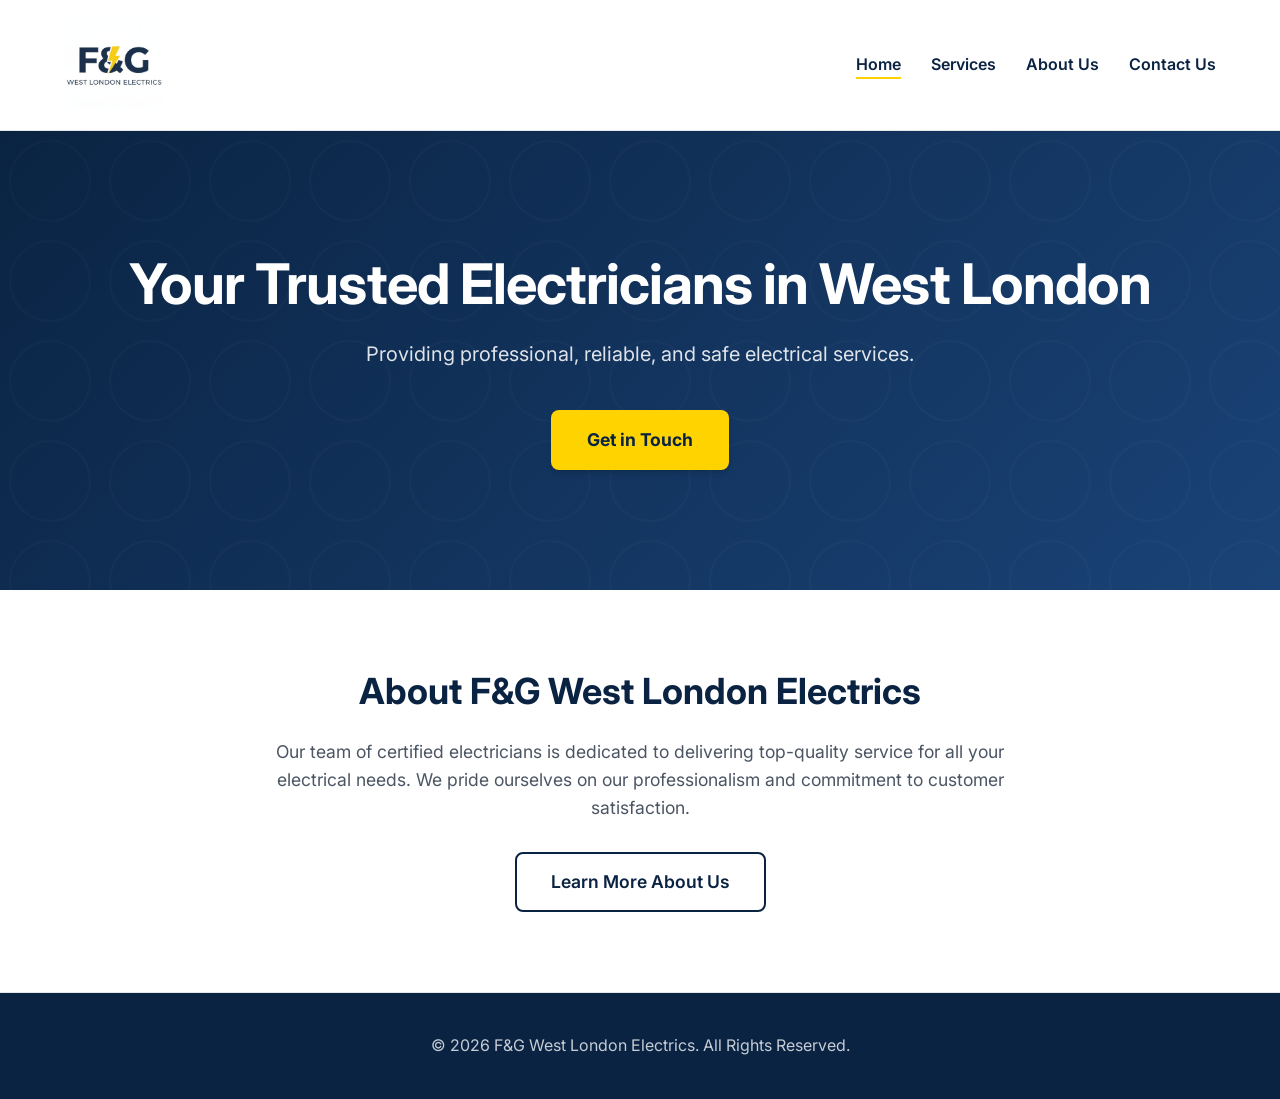
<file: index.html>
<!DOCTYPE html>
<html lang="en">
<head>
    <meta charset="UTF-8">
    <meta name="viewport" content="width=device-width, initial-scale=1.0">
    <title>F&G West London Electrics - Home</title>
    <link rel="stylesheet" href="style.css">
    <link rel="icon" type="image/png" href="input_file_0.png">
</head>
<body>
    <header>
        <div class="container">
            <div class="logo">
                <a href="index.html">
                    <img src="input_file_0.png" alt="F&G West London Electrics Logo">
                </a>
            </div>
            <nav>
                <ul>
                    <li><a href="index.html" class="active">Home</a></li>
                    <li><a href="services.html">Services</a></li>
                    <li><a href="about.html">About Us</a></li>
                    <li><a href="contact.html">Contact Us</a></li>
                </ul>
            </nav>
        </div>
    </header>

    <section class="hero">
        <div class="container">
            <h2>Your Trusted Electricians in West London</h2>
            <p>Providing professional, reliable, and safe electrical services.</p>
            <a href="contact.html" class="cta-button">Get in Touch</a>
        </div>
    </section>

    <section class="about-preview">
        <div class="container">
            <h3>About F&G West London Electrics</h3>
            <p>Our team of certified electricians is dedicated to delivering top-quality service for all your electrical needs. We pride ourselves on our professionalism and commitment to customer satisfaction.</p>
            <a href="about.html" class="secondary-button">Learn More About Us</a>
        </div>
    </section>

    <footer>
        <div class="container">
            <p>&copy; 2026 F&G West London Electrics. All Rights Reserved.</p>
        </div>
    </footer>
</body>
</html>
</file>
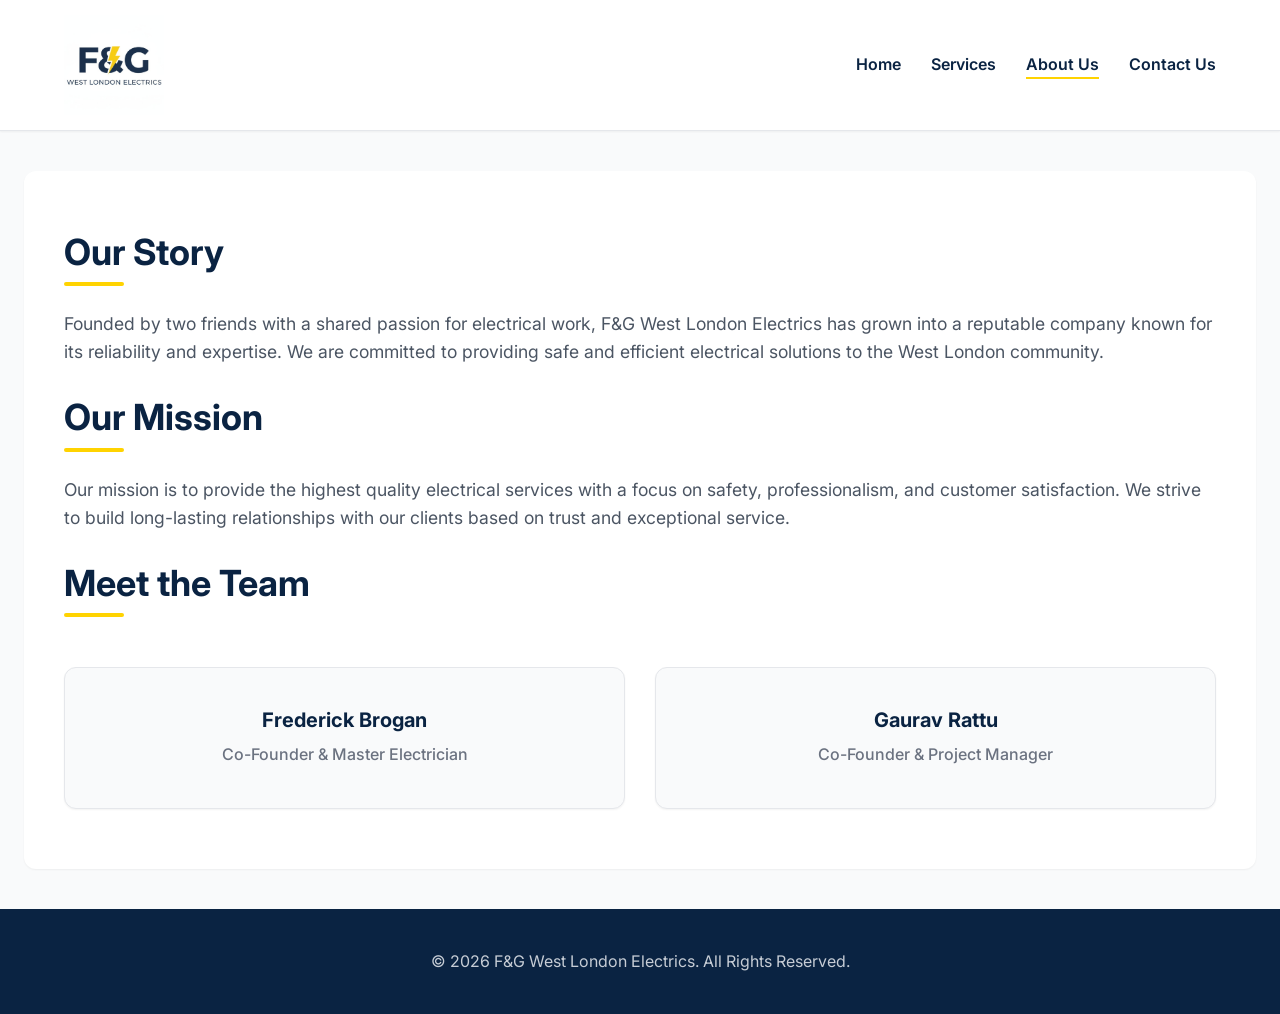
<file: about.html>
<!DOCTYPE html>
<html lang="en">
<head>
    <meta charset="UTF-8">
    <meta name="viewport" content="width=device-width, initial-scale=1.0">
    <title>About Us - F&G West London Electrics</title>
    <link rel="stylesheet" href="style.css">
    <link rel="icon" type="image/png" href="input_file_0.png">
</head>
<body>
    <header>
        <div class="container">
            <div class="logo">
                <a href="index.html">
                    <img src="input_file_0.png" alt="F&G West London Electrics Logo">
                </a>
            </div>
            <nav>
                <ul>
                    <li><a href="index.html">Home</a></li>
                    <li><a href="services.html">Services</a></li>
                    <li><a href="about.html" class="active">About Us</a></li>
                    <li><a href="contact.html">Contact Us</a></li>
                </ul>
            </nav>
        </div>
    </header>

    <section class="main-content container">
        <h2>Our Story</h2>
        <p>Founded by two friends with a shared passion for electrical work, F&G West London Electrics has grown into a reputable company known for its reliability and expertise. We are committed to providing safe and efficient electrical solutions to the West London community.</p>

        <h2>Our Mission</h2>
        <p>Our mission is to provide the highest quality electrical services with a focus on safety, professionalism, and customer satisfaction. We strive to build long-lasting relationships with our clients based on trust and exceptional service.</p>

        <h2>Meet the Team</h2>
        <div class="team-members">
            <div class="team-member">
                <h3>Frederick Brogan</h3>
                <p>Co-Founder & Master Electrician</p>
            </div>
            <div class="team-member">
                <h3>Gaurav Rattu</h3>
                <p>Co-Founder & Project Manager</p>
            </div>
        </div>
    </section>

    <footer>
        <div class="container">
            <p>&copy; 2026 F&G West London Electrics. All Rights Reserved.</p>
        </div>
    </footer>
</body>
</html>
</file>
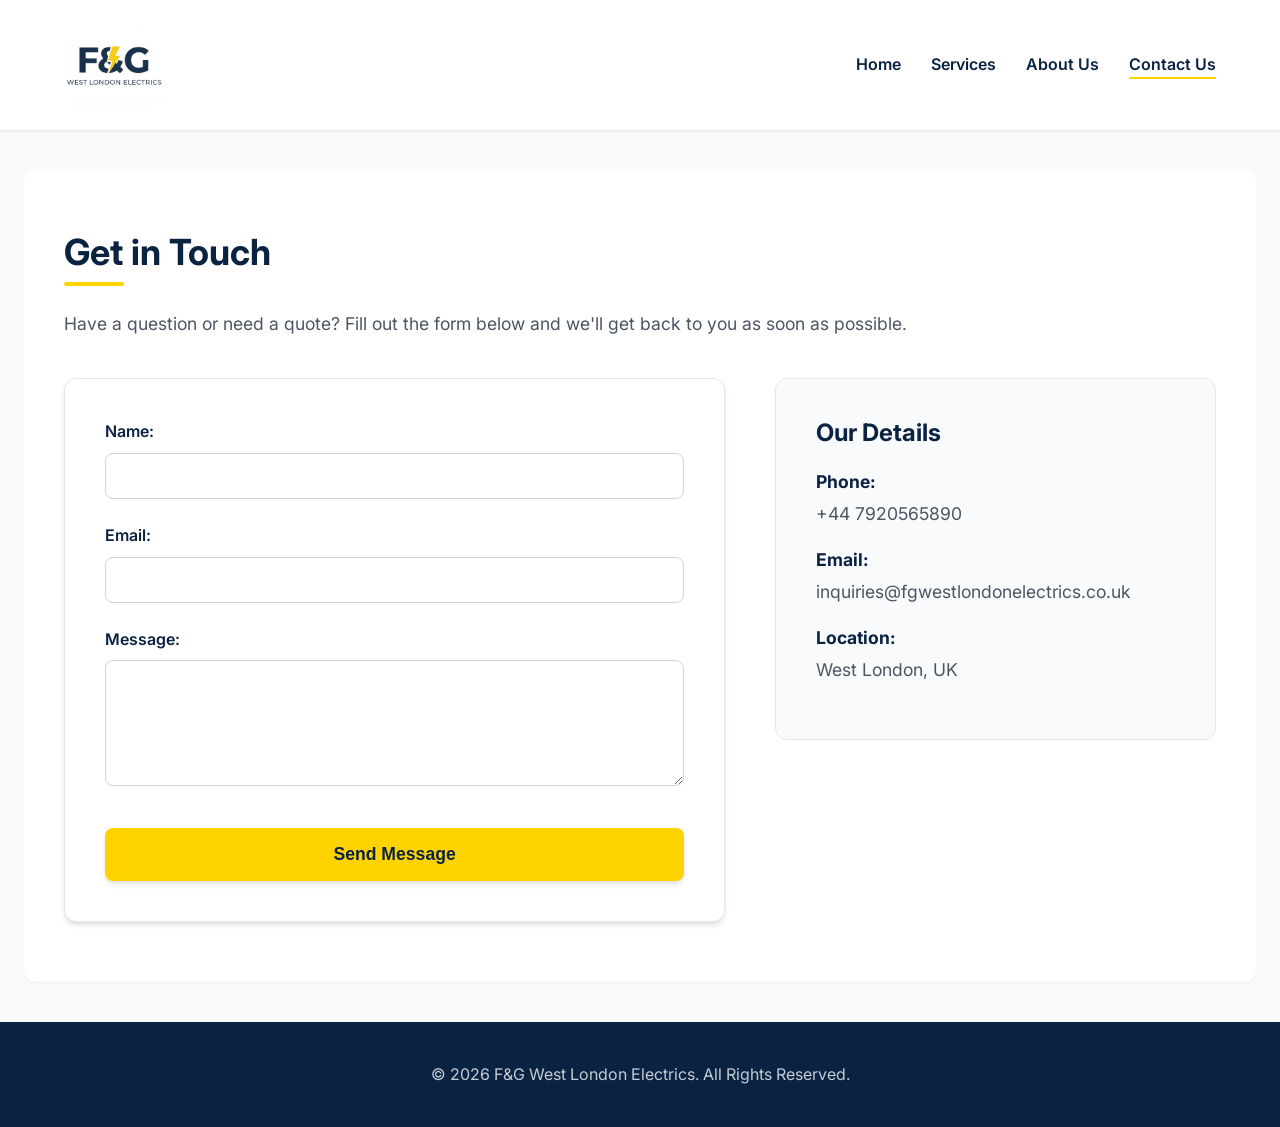
<file: contact.html>
<!DOCTYPE html>
<html lang="en">
<head>
    <meta charset="UTF-8">
    <meta name="viewport" content="width=device-width, initial-scale=1.0">
    <title>Contact Us - F&G West London Electrics</title>
    <link rel="stylesheet" href="style.css">
    <link rel="icon" type="image/png" href="input_file_0.png">
</head>
<body>
    <header>
        <div class="container">
            <div class="logo">
                <a href="index.html">
                    <img src="input_file_0.png" alt="F&G West London Electrics Logo">
                </a>
            </div>
            <nav>
                <ul>
                    <li><a href="index.html">Home</a></li>
                    <li><a href="services.html">Services</a></li>
                    <li><a href="about.html">About Us</a></li>
                    <li><a href="contact.html" class="active">Contact Us</a></li>
                </ul>
            </nav>
        </div>
    </header>

    <section class="main-content container">
        <h2>Get in Touch</h2>
        <p>Have a question or need a quote? Fill out the form below and we'll get back to you as soon as possible.</p>
        
        <div class="contact-layout">
            <form id="contact-form" name="contact" method="POST" data-netlify="true">
                <label for="name">Name:</label>
                <input type="text" id="name" name="name" required>

                <label for="email">Email:</label>
                <input type="email" id="email" name="email" required>

                <label for="message">Message:</label>
                <textarea id="message" name="message" rows="5" required></textarea>

                <button type="submit" class="cta-button">Send Message</button>
            </form>

            <div class="contact-info">
                <h3>Our Details</h3>
                <p><strong>Phone:</strong> +44 7920565890</p>
                <p><strong>Email:</strong> inquiries@fgwestlondonelectrics.co.uk</p>
                <p><strong>Location:</strong> West London, UK</p>
            </div>
        </div>
    </section>

    <footer>
        <div class="container">
            <p>&copy; 2026 F&G West London Electrics. All Rights Reserved.</p>
        </div>
    </footer>
</body>
</html>
</file>
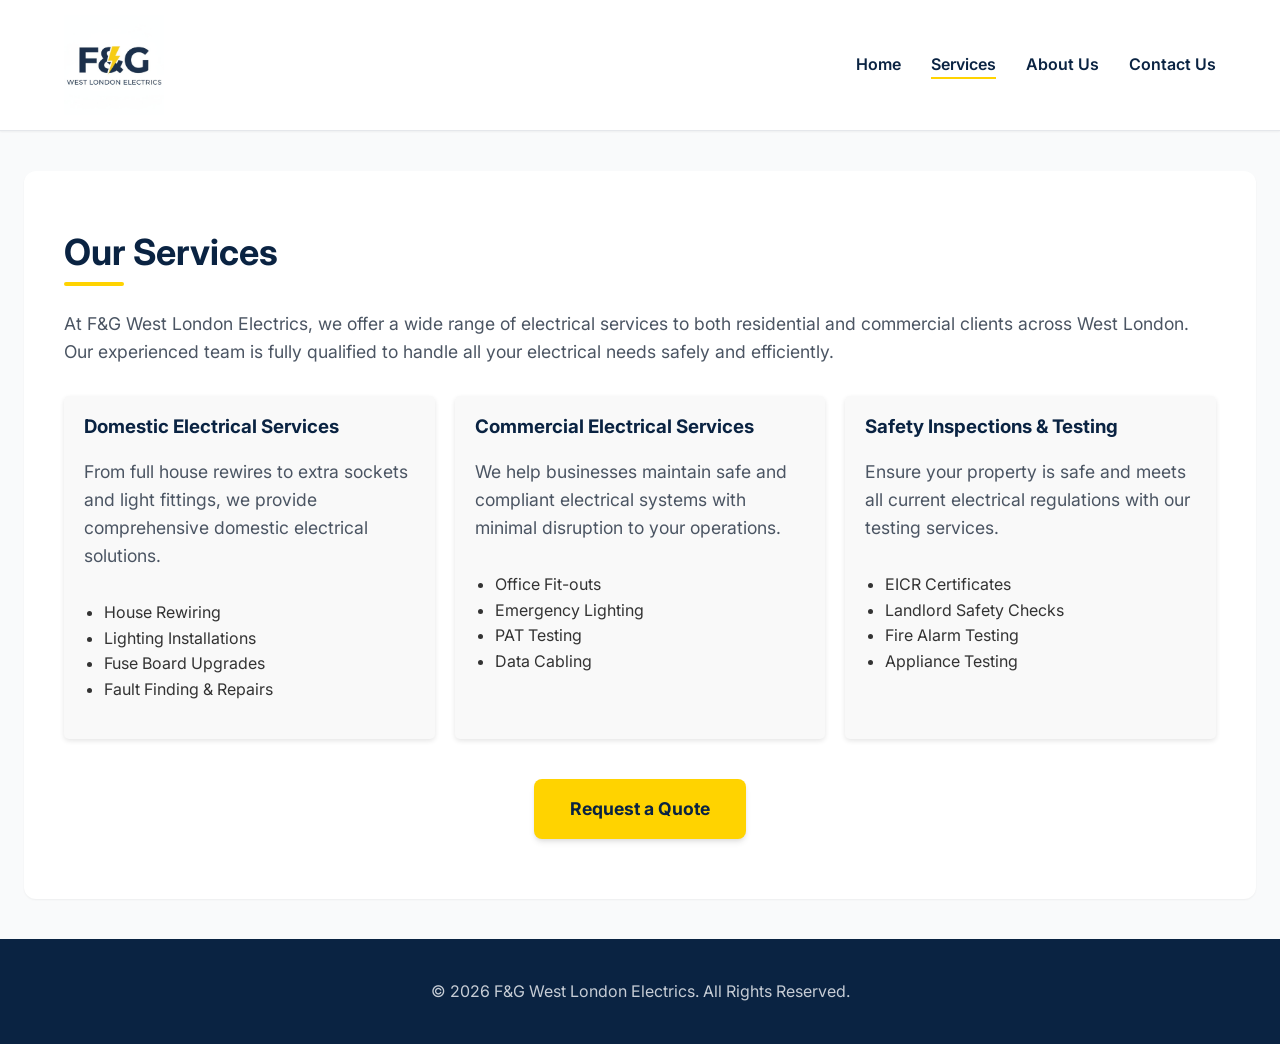
<file: services.html>
<!DOCTYPE html>
<html lang="en">
<head>
    <meta charset="UTF-8">
    <meta name="viewport" content="width=device-width, initial-scale=1.0">
    <title>Services - F&G West London Electrics</title>
    <link rel="stylesheet" href="style.css">
    <link rel="icon" type="image/png" href="input_file_0.png">
</head>
<body>
    <header>
        <div class="container">
            <div class="logo">
                <a href="index.html">
                    <img src="input_file_0.png" alt="F&G West London Electrics Logo">
                </a>
            </div>
            <nav>
                <ul>
                    <li><a href="index.html">Home</a></li>
                    <li><a href="services.html" class="active">Services</a></li>
                    <li><a href="about.html">About Us</a></li>
                    <li><a href="contact.html">Contact Us</a></li>
                </ul>
            </nav>
        </div>
    </header>

    <section class="main-content container">
        <h2>Our Services</h2>
        <p>At F&G West London Electrics, we offer a wide range of electrical services to both residential and commercial clients across West London. Our experienced team is fully qualified to handle all your electrical needs safely and efficiently.</p>
        
        <div class="services-list" style="display: grid; grid-template-columns: repeat(auto-fit, minmax(300px, 1fr)); gap: 20px; margin-top: 30px;">
            <div class="service-card" style="background: #f9f9f9; padding: 20px; border-radius: 5px; box-shadow: 0 2px 5px rgba(0,0,0,0.1);">
                <h3>Domestic Electrical Services</h3>
                <p>From full house rewires to extra sockets and light fittings, we provide comprehensive domestic electrical solutions.</p>
                <ul style="margin-top: 10px; padding-left: 20px;">
                    <li>House Rewiring</li>
                    <li>Lighting Installations</li>
                    <li>Fuse Board Upgrades</li>
                    <li>Fault Finding & Repairs</li>
                </ul>
            </div>
            
            <div class="service-card" style="background: #f9f9f9; padding: 20px; border-radius: 5px; box-shadow: 0 2px 5px rgba(0,0,0,0.1);">
                <h3>Commercial Electrical Services</h3>
                <p>We help businesses maintain safe and compliant electrical systems with minimal disruption to your operations.</p>
                <ul style="margin-top: 10px; padding-left: 20px;">
                    <li>Office Fit-outs</li>
                    <li>Emergency Lighting</li>
                    <li>PAT Testing</li>
                    <li>Data Cabling</li>
                </ul>
            </div>

            <div class="service-card" style="background: #f9f9f9; padding: 20px; border-radius: 5px; box-shadow: 0 2px 5px rgba(0,0,0,0.1);">
                <h3>Safety Inspections & Testing</h3>
                <p>Ensure your property is safe and meets all current electrical regulations with our testing services.</p>
                <ul style="margin-top: 10px; padding-left: 20px;">
                    <li>EICR Certificates</li>
                    <li>Landlord Safety Checks</li>
                    <li>Fire Alarm Testing</li>
                    <li>Appliance Testing</li>
                </ul>
            </div>
        </div>
        
        <div style="text-align: center; margin-top: 40px;">
            <a href="contact.html" class="cta-button">Request a Quote</a>
        </div>
    </section>

    <footer>
        <div class="container">
            <p>&copy; 2026 F&G West London Electrics. All Rights Reserved.</p>
        </div>
    </footer>
</body>
</html>
</file>
<file: style.css>
@import url('https://fonts.googleapis.com/css2?family=Inter:wght@300;400;600;700&display=swap');

/* General Body Styles */
:root {
    --primary-color: #0A2342;
    --secondary-color: #FFD300;
    --text-dark: #333333;
    --text-light: #F5F7FA;
    --bg-light: #FFFFFF;
    --bg-subtle: #F9FAFB;
    --border-color: #E5E7EB;
    --shadow-sm: 0 1px 2px 0 rgba(0, 0, 0, 0.05);
    --shadow-md: 0 4px 6px -1px rgba(0, 0, 0, 0.1), 0 2px 4px -1px rgba(0, 0, 0, 0.06);
    --shadow-lg: 0 10px 15px -3px rgba(0, 0, 0, 0.1), 0 4px 6px -2px rgba(0, 0, 0, 0.05);
    --transition-fast: 0.2s ease-in-out;
}

body {
    font-family: 'Inter', sans-serif;
    margin: 0;
    background-color: var(--bg-subtle);
    color: var(--text-dark);
    line-height: 1.6;
    -webkit-font-smoothing: antialiased;
}

.container {
    width: 90%;
    max-width: 1200px;
    margin: 0 auto;
    padding: 0 20px;
}

h1, h2, h3, h4, h5, h6 {
    color: var(--primary-color);
    margin-top: 0;
    line-height: 1.2;
}

a {
    transition: color var(--transition-fast);
}

/* Header and Navigation */
header {
    background-color: var(--bg-light);
    color: var(--primary-color);
    padding: 15px 0;
    border-bottom: 1px solid var(--border-color);
    position: sticky;
    top: 0;
    z-index: 1000;
    box-shadow: var(--shadow-sm);
}

header .container {
    display: flex;
    justify-content: space-between;
    align-items: center;
}

.logo a {
    display: flex;
    align-items: center;
    text-decoration: none;
}

.logo img {
    height: 100px;
    width: auto;
    transition: transform var(--transition-fast);
}

.logo img:hover {
    transform: scale(1.05);
}

nav ul {
    list-style: none;
    margin: 0;
    padding: 0;
    display: flex;
    gap: 30px;
}

nav a {
    color: var(--primary-color);
    text-decoration: none;
    font-weight: 600;
    font-size: 1rem;
    position: relative;
    padding-bottom: 5px;
}

nav a::after {
    content: '';
    position: absolute;
    width: 0;
    height: 2px;
    bottom: 0;
    left: 0;
    background-color: var(--secondary-color);
    transition: width var(--transition-fast);
}

nav a.active::after, nav a:hover::after {
    width: 100%;
}

nav a.active, nav a:hover {
    color: var(--primary-color);
}

/* Hero Section */
.hero {
    background: linear-gradient(135deg, #0A2342 0%, #1a4377 100%);
    color: var(--text-light);
    text-align: center;
    padding: 120px 0;
    position: relative;
    overflow: hidden;
}

.hero::after {
    content: '';
    position: absolute;
    top: 0;
    left: 0;
    right: 0;
    bottom: 0;
    background: url('data:image/svg+xml;utf8,<svg width="100" height="100" viewBox="0 0 100 100" xmlns="http://www.w3.org/2000/svg"><circle cx="50" cy="50" r="40" stroke="rgba(255,255,255,0.05)" stroke-width="2" fill="none"/></svg>') repeat;
    opacity: 0.4;
    z-index: 1;
}

.hero .container {
    position: relative;
    z-index: 2;
}

.hero h2 {
    font-size: 3.5rem;
    margin-bottom: 20px;
    color: var(--bg-light);
    font-weight: 700;
    letter-spacing: -1px;
}

.hero p {
    font-size: 1.25rem;
    max-width: 600px;
    margin: 0 auto 40px;
    opacity: 0.9;
}

.cta-button {
    background-color: var(--secondary-color);
    color: var(--primary-color);
    padding: 16px 36px;
    text-decoration: none;
    font-weight: 700;
    font-size: 1.1rem;
    border-radius: 8px;
    display: inline-block;
    border: none;
    cursor: pointer;
    box-shadow: var(--shadow-md);
    transition: transform var(--transition-fast), box-shadow var(--transition-fast);
}

.cta-button:hover {
    transform: translateY(-2px);
    box-shadow: var(--shadow-lg);
    background-color: #ffd81a;
}

/* Sections General */
section {
    padding: 80px 0;
}

/* About Preview Section */
.about-preview {
    background-color: var(--bg-light);
    text-align: center;
    border-bottom: 1px solid var(--border-color);
}

.about-preview h3 {
    font-size: 2.25rem;
    margin-bottom: 24px;
}

.about-preview p {
    font-size: 1.1rem;
    max-width: 800px;
    margin: 0 auto 30px;
    color: #4B5563;
}

.about-preview a {
    color: var(--primary-color);
    font-weight: 600;
    text-decoration: none;
    display: inline-flex;
    align-items: center;
    gap: 8px;
}

.about-preview a:hover {
    color: var(--secondary-color);
}

/* Main Content Section */
.main-content {
    background-color: var(--bg-light);
    border-radius: 12px;
    box-shadow: var(--shadow-sm);
    margin: 40px auto;
    padding: 60px 40px;
}

.main-content h2 {
    font-size: 2.25rem;
    margin-bottom: 24px;
    position: relative;
    padding-bottom: 12px;
}

.main-content h2::after {
    content: '';
    position: absolute;
    bottom: 0;
    left: 0;
    width: 60px;
    height: 4px;
    background-color: var(--secondary-color);
    border-radius: 2px;
}

.main-content p {
    font-size: 1.1rem;
    color: #4B5563;
    margin-bottom: 30px;
}

/* Team Members */
.team-members {
    display: grid;
    grid-template-columns: repeat(auto-fit, minmax(250px, 1fr));
    gap: 30px;
    margin-top: 50px;
}

.team-member {
    background-color: var(--bg-subtle);
    padding: 40px 20px;
    border-radius: 12px;
    text-align: center;
    box-shadow: var(--shadow-sm);
    transition: transform var(--transition-fast);
    border: 1px solid var(--border-color);
}

.team-member:hover {
    transform: translateY(-5px);
    box-shadow: var(--shadow-md);
}

.team-member h3 {
    margin: 0 0 10px 0;
    font-size: 1.25rem;
}

.team-member p {
    color: #6B7280;
    font-weight: 500;
    margin: 0;
    font-size: 1rem;
}

/* Contact Page Layout */
.contact-layout {
    display: grid;
    grid-template-columns: 3fr 2fr;
    gap: 50px;
    margin-top: 40px;
}

/* Contact Form */
#contact-form {
    background-color: var(--bg-light);
    padding: 40px;
    border-radius: 12px;
    box-shadow: var(--shadow-md);
    border: 1px solid var(--border-color);
}

#contact-form label {
    display: block;
    margin-bottom: 8px;
    font-weight: 600;
    color: var(--primary-color);
}

#contact-form input,
#contact-form textarea {
    width: 100%;
    padding: 12px 16px;
    margin-bottom: 24px;
    border: 1px solid #D1D5DB;
    border-radius: 8px;
    box-sizing: border-box;
    font-family: inherit;
    font-size: 1rem;
    transition: border-color var(--transition-fast), box-shadow var(--transition-fast);
}

#contact-form input:focus,
#contact-form textarea:focus {
    outline: none;
    border-color: var(--primary-color);
    box-shadow: 0 0 0 3px rgba(10, 35, 66, 0.1);
}

#contact-form .cta-button {
    width: 100%;
    margin-top: 10px;
}

.contact-info {
    background-color: var(--bg-subtle);
    padding: 40px;
    border-radius: 12px;
    border: 1px solid var(--border-color);
    height: fit-content;
}

.contact-info h3 {
    margin-top: 0;
    margin-bottom: 20px;
    font-size: 1.5rem;
}

.contact-info p {
    margin-bottom: 15px;
    display: flex;
    flex-direction: column;
}

.contact-info strong {
    color: var(--primary-color);
    margin-bottom: 4px;
}

/* Footer */
footer {
    background-color: var(--primary-color);
    color: var(--text-light);
    text-align: center;
    padding: 40px 0;
    margin-top: auto;
}

footer p {
    margin: 0;
    opacity: 0.8;
}

/* Responsive Design */
@media (max-width: 768px) {
    header .container {
        flex-direction: column;
        gap: 20px;
    }

    nav ul {
        flex-wrap: wrap;
        justify-content: center;
        gap: 15px;
    }

    .hero h2 {
        font-size: 2.5rem;
    }

    .contact-layout {
        grid-template-columns: 1fr;
    }
    
    .main-content {
        padding: 40px 20px;
        margin: 20px auto;
    }
}

.secondary-button {
    background-color: transparent;
    color: var(--primary-color);
    padding: 14px 34px;
    text-decoration: none;
    font-weight: 700;
    font-size: 1.1rem;
    border-radius: 8px;
    display: inline-block;
    border: 2px solid var(--primary-color);
    cursor: pointer;
    transition: all var(--transition-fast);
}

.secondary-button:hover {
    background-color: var(--primary-color);
    color: var(--bg-light);
    transform: translateY(-2px);
    box-shadow: var(--shadow-md);
}
</file>
